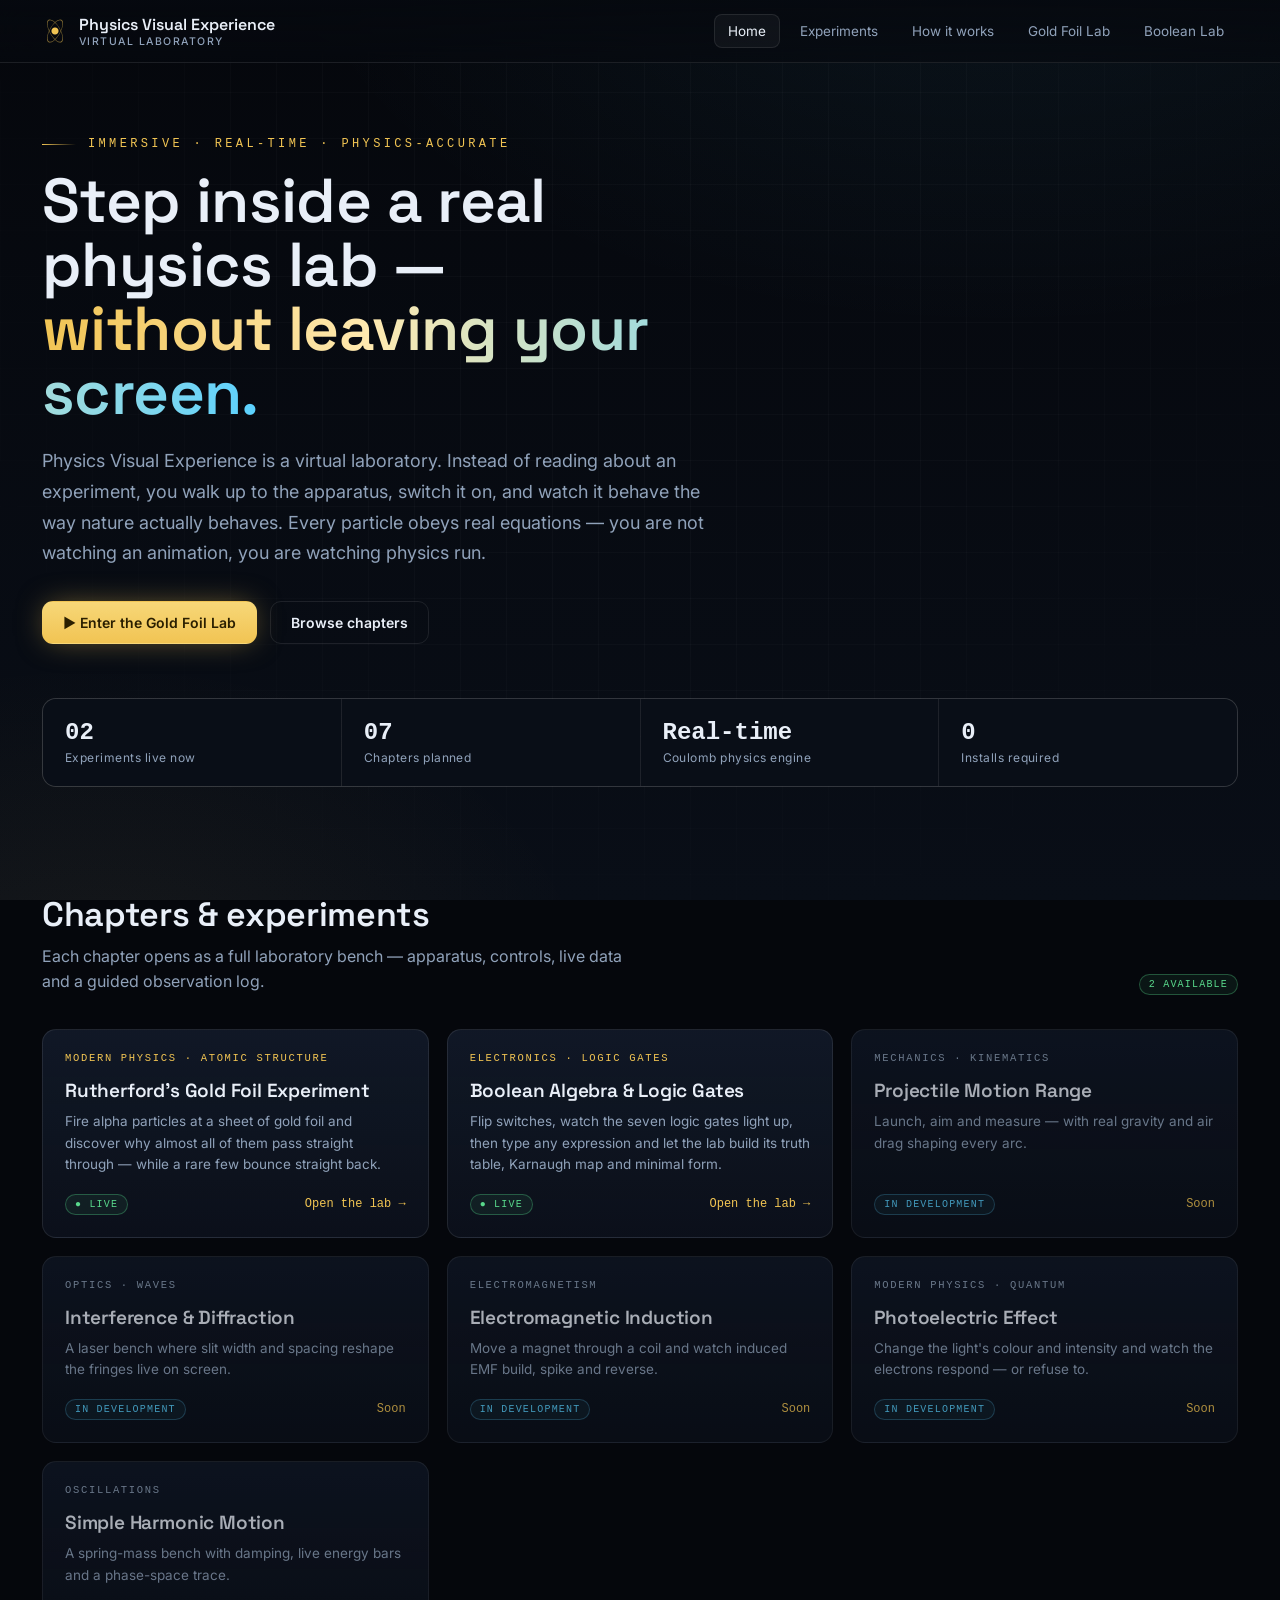
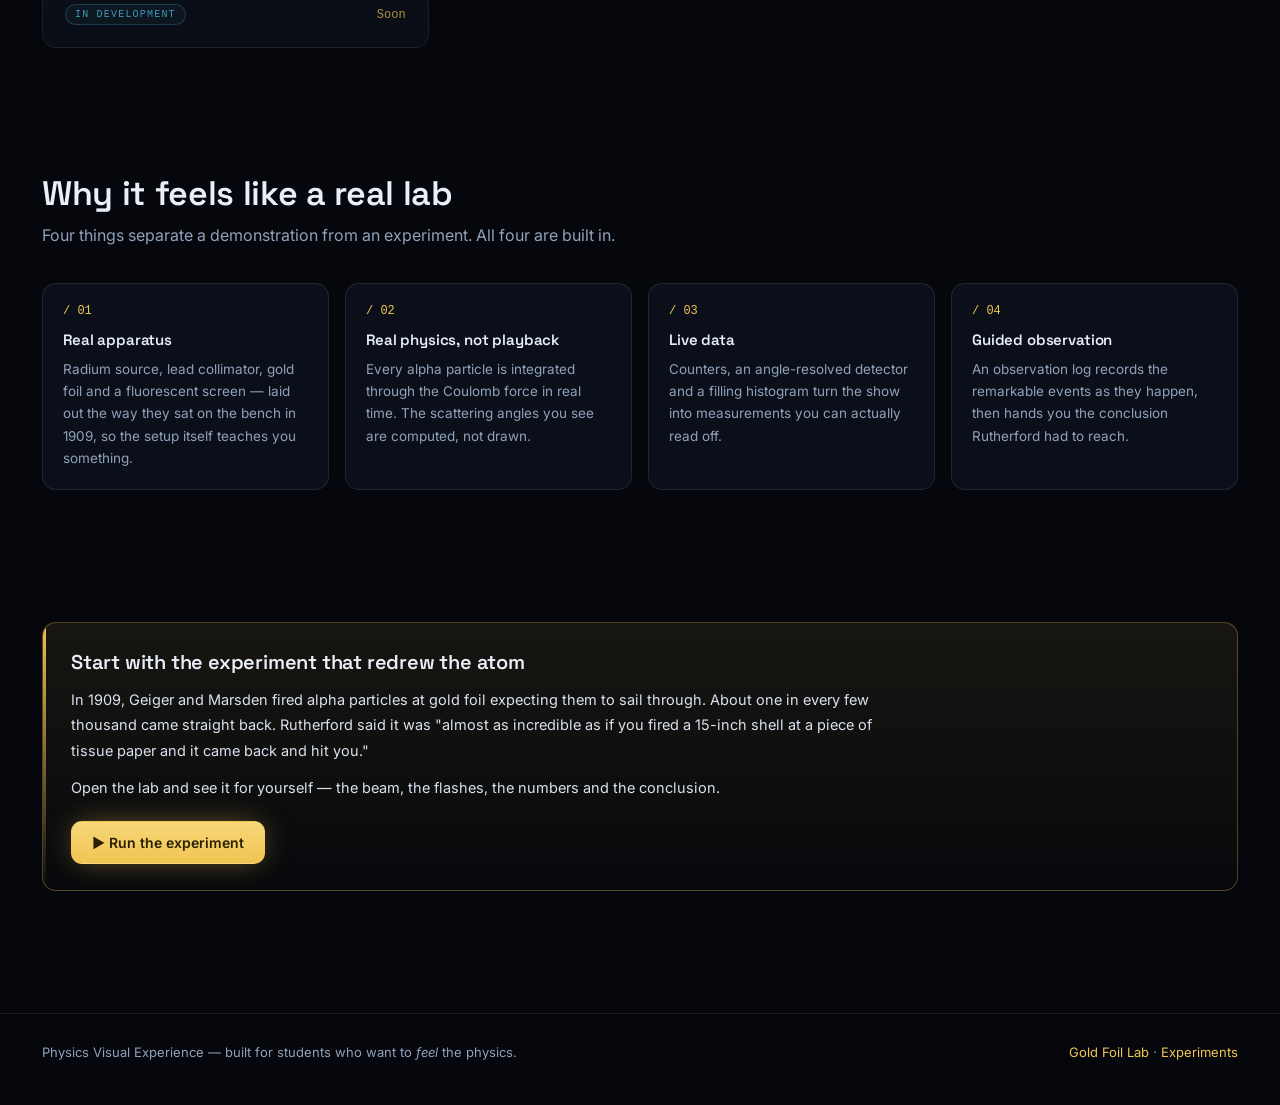
<file: index.html>
<!DOCTYPE html>
<html lang="en">
<head>
<meta charset="utf-8" />
<meta name="viewport" content="width=device-width, initial-scale=1" />
<title>Physics Visual Experience — Virtual Physics Laboratory</title>
<meta name="description" content="A virtual physics laboratory. Walk into real experiments, run them in real time, and watch physics obey its own rules — starting with Rutherford's gold foil experiment." />
<link rel="preconnect" href="https://fonts.googleapis.com" />
<link rel="preconnect" href="https://fonts.gstatic.com" crossorigin />
<link href="https://fonts.googleapis.com/css2?family=Inter:wght@400;500;600;700&family=Space+Grotesk:wght@500;600;700&display=swap" rel="stylesheet" />
<link rel="stylesheet" href="assets/css/style.css" />
<link rel="icon" href="data:image/svg+xml,<svg xmlns='http://www.w3.org/2000/svg' viewBox='0 0 100 100'><circle cx='50' cy='50' r='8' fill='%23f1c453'/><ellipse cx='50' cy='50' rx='44' ry='18' fill='none' stroke='%23f1c453' stroke-width='4'/><ellipse cx='50' cy='50' rx='44' ry='18' fill='none' stroke='%23f1c453' stroke-width='4' transform='rotate(60 50 50)'/><ellipse cx='50' cy='50' rx='44' ry='18' fill='none' stroke='%23f1c453' stroke-width='4' transform='rotate(120 50 50)'/></svg>" />
</head>
<body>

<header class="topbar">
  <div class="wrap">
    <a class="brand" href="index.html">
      <span class="atom" aria-hidden="true"></span>
      <span>Physics Visual Experience<small>Virtual Laboratory</small></span>
    </a>
    <nav class="nav-links">
      <a href="index.html" class="active">Home</a>
      <a href="#chapters">Experiments</a>
      <a href="#how">How it works</a>
      <a href="experiments/gold-foil.html">Gold Foil Lab</a>
      <a href="experiments/boolean-algebra.html">Boolean Lab</a>
    </nav>
  </div>
</header>

<main class="wrap">

  <section class="hero">
    <div class="eyebrow">Immersive · Real-time · Physics-accurate</div>
    <h1>Step inside a real physics lab — <span class="grad">without leaving your screen.</span></h1>
    <p class="lead">
      Physics Visual Experience is a virtual laboratory. Instead of reading about an experiment,
      you walk up to the apparatus, switch it on, and watch it behave the way nature actually
      behaves. Every particle obeys real equations — you are not watching an animation, you are
      watching physics run.
    </p>
    <div class="hero-cta">
      <a class="btn primary" href="experiments/gold-foil.html">▶ Enter the Gold Foil Lab</a>
      <a class="btn ghost" href="#chapters">Browse chapters</a>
    </div>

    <div class="stat-strip">
      <div class="cell"><b>02</b><span>Experiments live now</span></div>
      <div class="cell"><b>07</b><span>Chapters planned</span></div>
      <div class="cell"><b>Real&#8209;time</b><span>Coulomb physics engine</span></div>
      <div class="cell"><b>0</b><span>Installs required</span></div>
    </div>
  </section>

  <section class="section" id="chapters">
    <div class="section-head">
      <div>
        <h2>Chapters &amp; experiments</h2>
        <p>Each chapter opens as a full laboratory bench — apparatus, controls, live data and a guided observation log.</p>
      </div>
      <span class="pill ready">2 available</span>
    </div>

    <div class="grid">

      <a class="card" href="experiments/gold-foil.html">
        <div class="tag">Modern Physics · Atomic Structure</div>
        <h3>Rutherford's Gold Foil Experiment</h3>
        <p>Fire alpha particles at a sheet of gold foil and discover why almost all of them pass straight through — while a rare few bounce straight back.</p>
        <div class="foot">
          <span class="pill ready">● Live</span>
          <span class="go">Open the lab →</span>
        </div>
      </a>

      <a class="card" href="experiments/boolean-algebra.html">
        <div class="tag">Electronics · Logic Gates</div>
        <h3>Boolean Algebra &amp; Logic Gates</h3>
        <p>Flip switches, watch the seven logic gates light up, then type any expression and let the lab build its truth table, Karnaugh map and minimal form.</p>
        <div class="foot">
          <span class="pill ready">● Live</span>
          <span class="go">Open the lab →</span>
        </div>
      </a>

      <div class="card locked">
        <div class="tag">Mechanics · Kinematics</div>
        <h3>Projectile Motion Range</h3>
        <p>Launch, aim and measure — with real gravity and air drag shaping every arc.</p>
        <div class="foot"><span class="pill soon">In development</span><span class="go">Soon</span></div>
      </div>

      <div class="card locked">
        <div class="tag">Optics · Waves</div>
        <h3>Interference &amp; Diffraction</h3>
        <p>A laser bench where slit width and spacing reshape the fringes live on screen.</p>
        <div class="foot"><span class="pill soon">In development</span><span class="go">Soon</span></div>
      </div>

      <div class="card locked">
        <div class="tag">Electromagnetism</div>
        <h3>Electromagnetic Induction</h3>
        <p>Move a magnet through a coil and watch induced EMF build, spike and reverse.</p>
        <div class="foot"><span class="pill soon">In development</span><span class="go">Soon</span></div>
      </div>

      <div class="card locked">
        <div class="tag">Modern Physics · Quantum</div>
        <h3>Photoelectric Effect</h3>
        <p>Change the light's colour and intensity and watch the electrons respond — or refuse to.</p>
        <div class="foot"><span class="pill soon">In development</span><span class="go">Soon</span></div>
      </div>

      <div class="card locked">
        <div class="tag">Oscillations</div>
        <h3>Simple Harmonic Motion</h3>
        <p>A spring-mass bench with damping, live energy bars and a phase-space trace.</p>
        <div class="foot"><span class="pill soon">In development</span><span class="go">Soon</span></div>
      </div>

    </div>
  </section>

  <section class="section" id="how">
    <div class="section-head">
      <div>
        <h2>Why it feels like a real lab</h2>
        <p>Four things separate a demonstration from an experiment. All four are built in.</p>
      </div>
    </div>
    <div class="notes">
      <div class="note">
        <span class="num">/ 01</span>
        <h4>Real apparatus</h4>
        <p>Radium source, lead collimator, gold foil and a fluorescent screen — laid out the way they sat on the bench in 1909, so the setup itself teaches you something.</p>
      </div>
      <div class="note">
        <span class="num">/ 02</span>
        <h4>Real physics, not playback</h4>
        <p>Every alpha particle is integrated through the Coulomb force in real time. The scattering angles you see are computed, not drawn.</p>
      </div>
      <div class="note">
        <span class="num">/ 03</span>
        <h4>Live data</h4>
        <p>Counters, an angle-resolved detector and a filling histogram turn the show into measurements you can actually read off.</p>
      </div>
      <div class="note">
        <span class="num">/ 04</span>
        <h4>Guided observation</h4>
        <p>An observation log records the remarkable events as they happen, then hands you the conclusion Rutherford had to reach.</p>
      </div>
    </div>
  </section>

  <section class="section">
    <div class="conclusion">
      <h3>Start with the experiment that redrew the atom</h3>
      <p>
        In 1909, Geiger and Marsden fired alpha particles at gold foil expecting them to sail through.
        About one in every few thousand came straight back. Rutherford said it was "almost as incredible
        as if you fired a 15-inch shell at a piece of tissue paper and it came back and hit you."
      </p>
      <p>Open the lab and see it for yourself — the beam, the flashes, the numbers and the conclusion.</p>
      <a class="btn primary" href="experiments/gold-foil.html" style="margin-top:8px">▶ Run the experiment</a>
    </div>
  </section>

</main>

<footer>
  <div class="wrap">
    <span>Physics Visual Experience — built for students who want to <em>feel</em> the physics.</span>
    <span><a href="experiments/gold-foil.html">Gold Foil Lab</a> · <a href="#chapters">Experiments</a></span>
  </div>
</footer>

<div class="toast" id="toast"></div>
<script src="assets/js/site.js"></script>
</body>
</html>
</file>
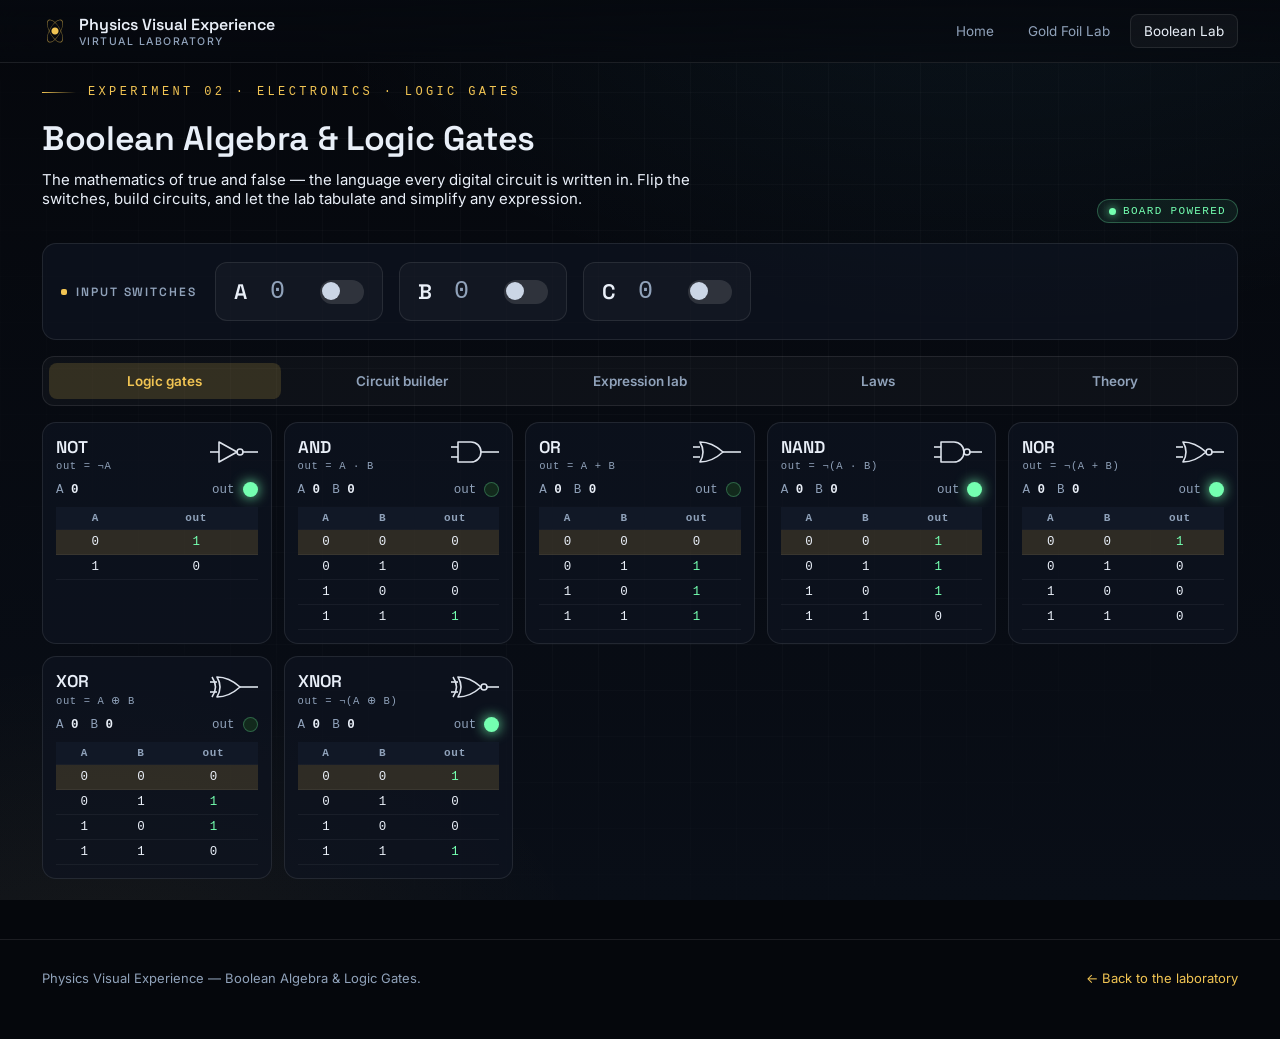
<file: experiments/boolean-algebra.html>
<!DOCTYPE html>
<html lang="en">
<head>
<meta charset="utf-8" />
<meta name="viewport" content="width=device-width, initial-scale=1" />
<title>Boolean Algebra &amp; Logic Gates — Physics Visual Experience</title>
<meta name="description" content="An interactive Boolean algebra lab: toggle logic gates, build circuits, make truth tables, draw Karnaugh maps and simplify expressions with Quine-McCluskey — live." />
<link rel="preconnect" href="https://fonts.googleapis.com" />
<link rel="preconnect" href="https://fonts.gstatic.com" crossorigin />
<link href="https://fonts.googleapis.com/css2?family=Inter:wght@400;500;600;700&family=Space+Grotesk:wght@500;600;700&display=swap" rel="stylesheet" />
<link rel="stylesheet" href="../assets/css/style.css" />
<link rel="icon" href="data:image/svg+xml,<svg xmlns='http://www.w3.org/2000/svg' viewBox='0 0 100 100'><circle cx='50' cy='50' r='8' fill='%23f1c453'/><ellipse cx='50' cy='50' rx='44' ry='18' fill='none' stroke='%23f1c453' stroke-width='4'/><ellipse cx='50' cy='50' rx='44' ry='18' fill='none' stroke='%23f1c453' stroke-width='4' transform='rotate(60 50 50)'/><ellipse cx='50' cy='50' rx='44' ry='18' fill='none' stroke='%23f1c453' stroke-width='4' transform='rotate(120 50 50)'/></svg>" />
</head>
<body>

<header class="topbar">
  <div class="wrap">
    <a class="brand" href="../index.html">
      <span class="atom" aria-hidden="true"></span>
      <span>Physics Visual Experience<small>Virtual Laboratory</small></span>
    </a>
    <nav class="nav-links">
      <a href="../index.html">Home</a>
      <a href="gold-foil.html">Gold Foil Lab</a>
      <a href="boolean-algebra.html" class="active">Boolean Lab</a>
    </nav>
  </div>
</header>

<main class="wrap">

  <section class="intro">
    <div class="eyebrow">Experiment 02 · Electronics · Logic Gates</div>
    <div style="display:flex;align-items:flex-end;justify-content:space-between;gap:18px;flex-wrap:wrap">
      <div>
        <h1 style="font-size:clamp(24px,3.4vw,34px)">Boolean Algebra &amp; Logic Gates</h1>
        <p class="lead" style="margin-top:10px;max-width:74ch;font-size:15px">
          The mathematics of true and false — the language every digital circuit is written in.
          Flip the switches, build circuits, and let the lab tabulate and simplify any expression.
        </p>
      </div>
      <span class="live"><span class="dot"></span> Board powered</span>
    </div>
  </section>

  <!-- signal bus — drives the gate bench and the expression lab -->
  <div class="panel bus-panel" id="busPanel">
    <h4>Input switches</h4>
    <div class="bus" id="bus"></div>
  </div>

  <!-- tab bar -->
  <div class="tabs" id="tabs" role="tablist">
    <button class="on" data-tab="gates" role="tab">Logic gates</button>
    <button data-tab="builder" role="tab">Circuit builder</button>
    <button data-tab="expr" role="tab">Expression lab</button>
    <button data-tab="laws" role="tab">Laws</button>
    <button data-tab="theory" role="tab">Theory</button>
  </div>

  <div id="workbench">

    <!-- ===================== GATES ===================== -->
    <div data-panel="gates">
      <div class="gate-grid" id="gateGrid"></div>
    </div>

    <!-- ===================== CIRCUIT BUILDER ===================== -->
    <div data-panel="builder" hidden>
      <div class="panel">
        <div class="palette" id="palette"></div>
        <div class="palette" id="presets" style="margin-top:10px"></div>
        <p class="hint" style="margin-top:12px">
          Click a switch to flip it &nbsp;·&nbsp; drag a block to move it &nbsp;·&nbsp;
          drag from an output dot to an input dot to wire them &nbsp;·&nbsp;
          click a wire to delete it &nbsp;·&nbsp; hover a block and click its × to remove it.
        </p>
      </div>
      <div class="builder-grid">
        <div class="canvas-wrap" id="boardWrap">
          <canvas id="boardCanvas"></canvas>
        </div>
        <div class="panel">
          <h4>Circuit truth table</h4>
          <div class="truth-wrap" id="circuitTruth"></div>
        </div>
      </div>
    </div>

    <!-- ===================== EXPRESSION LAB ===================== -->
    <div data-panel="expr" hidden>
      <div class="expr-wrap">
        <div class="panel wide">
          <h4>Expression</h4>
          <div class="expr-row">
            <input id="exprInput" class="expr" value="A·B + ¬C" spellcheck="false" autocomplete="off" />
            <button class="btn" id="exprGo">Evaluate</button>
          </div>
          <div class="op-help">
            Operators: <code>·</code> <code>&amp;</code> <code>AND</code> &nbsp;·&nbsp;
            <code>+</code> <code>|</code> <code>OR</code> &nbsp;·&nbsp;
            <code>¬</code> <code>!</code> <code>NOT</code> &nbsp;·&nbsp;
            <code>^</code> <code>XOR</code> &nbsp;·&nbsp; postfix <code>'</code> for NOT &nbsp;·&nbsp;
            parentheses. Variables <code>A</code> <code>B</code> <code>C</code> <code>D</code>.
          </div>
          <div class="chips" id="examples"></div>
          <div class="status" id="parseStatus"></div>
        </div>

        <div class="panel">
          <h4>Truth table</h4>
          <div class="truth-wrap" id="truthWrap"></div>
        </div>

        <div class="panel">
          <h4>Karnaugh map</h4>
          <div class="kmap-wrap" id="kmapWrap"></div>
          <div class="chips" id="piChips"></div>
        </div>

        <div class="panel wide">
          <h4>Simplification</h4>
          <div id="simpWrap"></div>
        </div>
      </div>
    </div>

    <!-- ===================== LAWS ===================== -->
    <div data-panel="laws" hidden>
      <div class="panel">
        <div class="seg" id="lawSeg"></div>
        <div id="lawProof" style="margin-top:16px"></div>
      </div>
    </div>

    <!-- ===================== THEORY ===================== -->
    <div data-panel="theory" hidden>
      <div class="notes">
        <div class="note">
          <span class="num">/ 01</span>
          <h4>Two values, three operations</h4>
          <p>Every variable is 0 or 1. Everything else is built from NOT, AND and OR — the other gates are just convenient combinations of them.</p>
          <div class="formula">AND · OR + NOT ¬</div>
        </div>
        <div class="note">
          <span class="num">/ 02</span>
          <h4>A truth table is the definition</h4>
          <p>Two expressions are equal exactly when their truth tables match row for row. That is how every law on this page is proved.</p>
        </div>
        <div class="note">
          <span class="num">/ 03</span>
          <h4>De Morgan's theorems</h4>
          <p>The two most useful identities in all of digital design — they let you swap AND for OR by moving the bar.</p>
          <div class="formula">¬(A·B) = ¬A + ¬B<br>¬(A+B) = ¬A · ¬B</div>
        </div>
        <div class="note">
          <span class="num">/ 04</span>
          <h4>Why simplify?</h4>
          <p>Each term is a logic gate. A simpler expression is fewer gates, less power and a faster circuit. The Karnaugh map and Quine–McCluskey method find the smallest form.</p>
        </div>
      </div>

      <div class="conclusion" style="margin-top:18px">
        <h3>From logic to silicon</h3>
        <p>
          Every processor, every memory chip and every microcontroller is, at the bottom, a vast pile of
          Boolean expressions built from NOT, AND and OR. When you simplify an expression on this board,
          you are doing by hand the same job a synthesis tool does when it turns a line of code into
          transistors.
        </p>
        <p>
          Flip the switches, watch the truth tables, and get a feel for how two values can be arranged into
          logic — and how the right rearrangement makes it cheaper.
        </p>
      </div>
    </div>

  </div>
</main>

<footer>
  <div class="wrap">
    <span>Physics Visual Experience — Boolean Algebra &amp; Logic Gates.</span>
    <span><a href="../index.html">← Back to the laboratory</a></span>
  </div>
</footer>

<div class="toast" id="toast"></div>
<script src="../assets/js/site.js"></script>
<script src="../assets/js/boolean.js"></script>
<script src="../assets/js/logic-builder.js"></script>
</body>
</html>
</file>
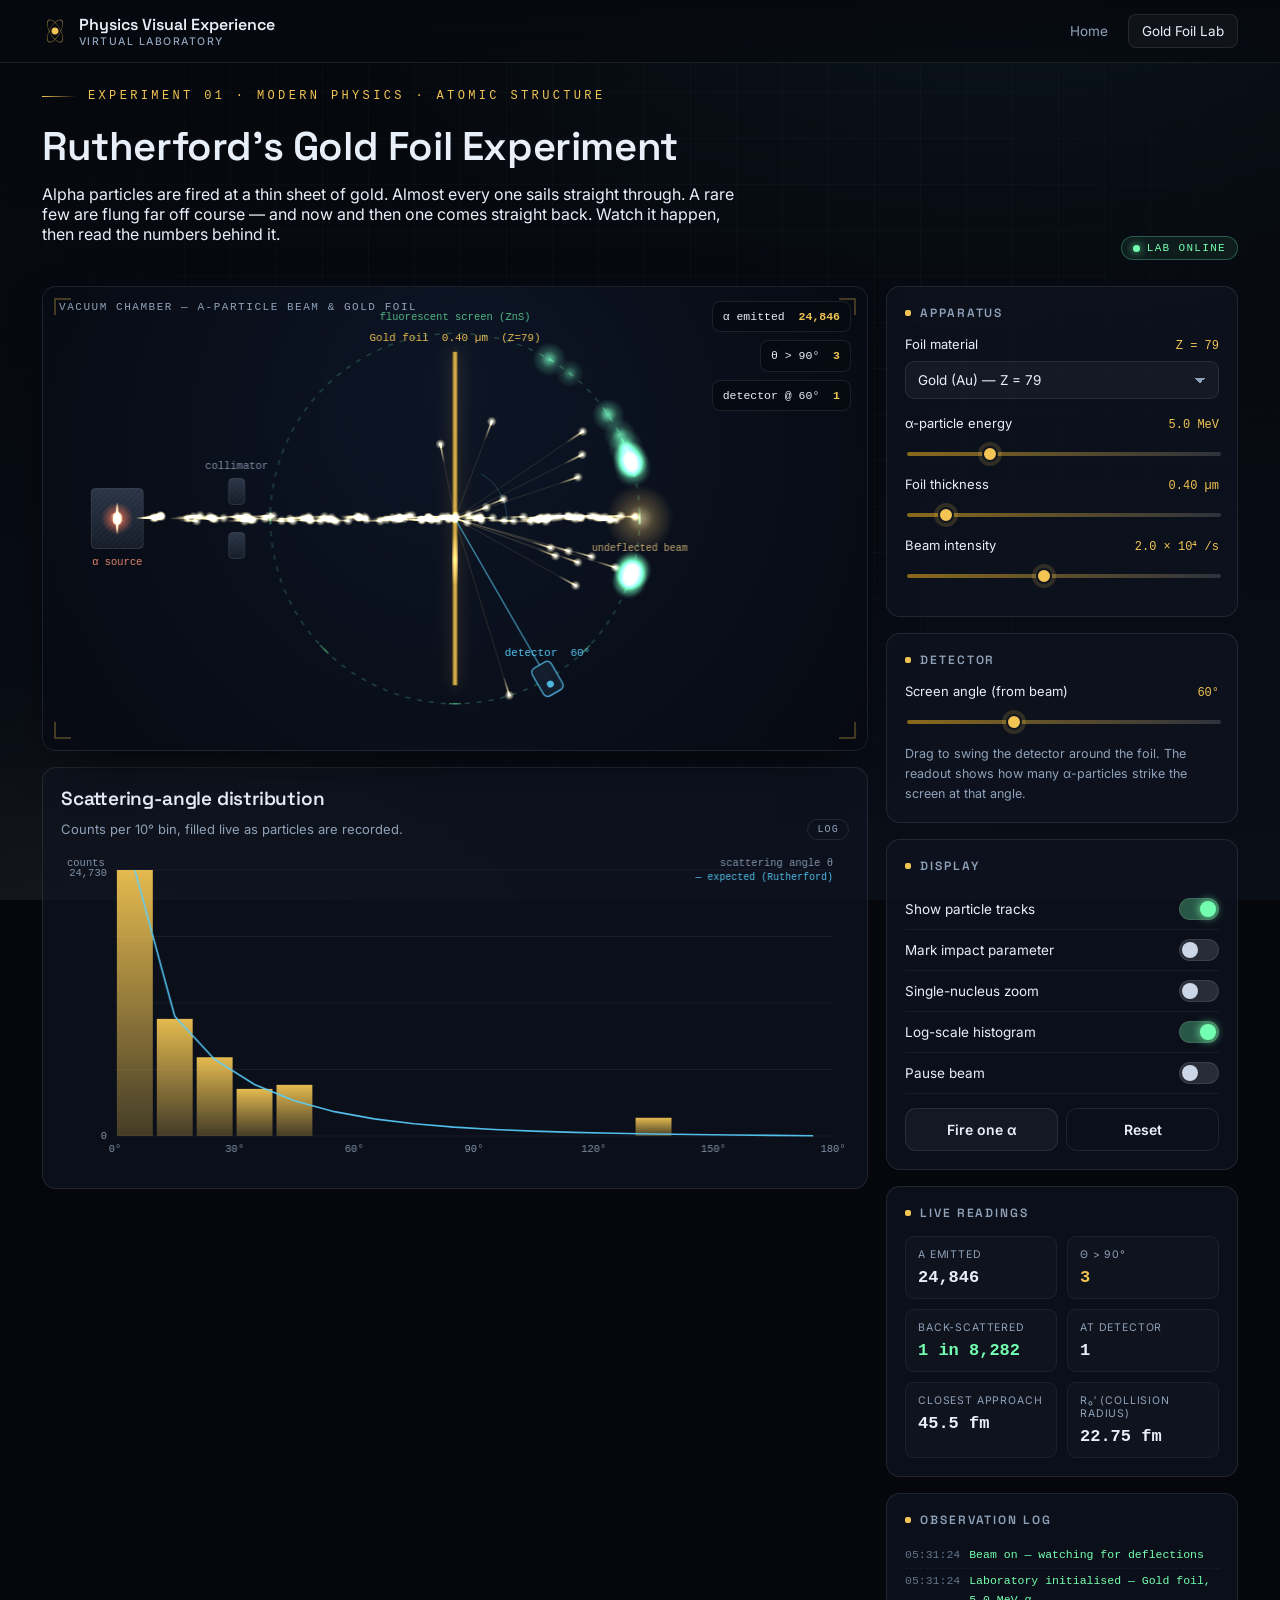
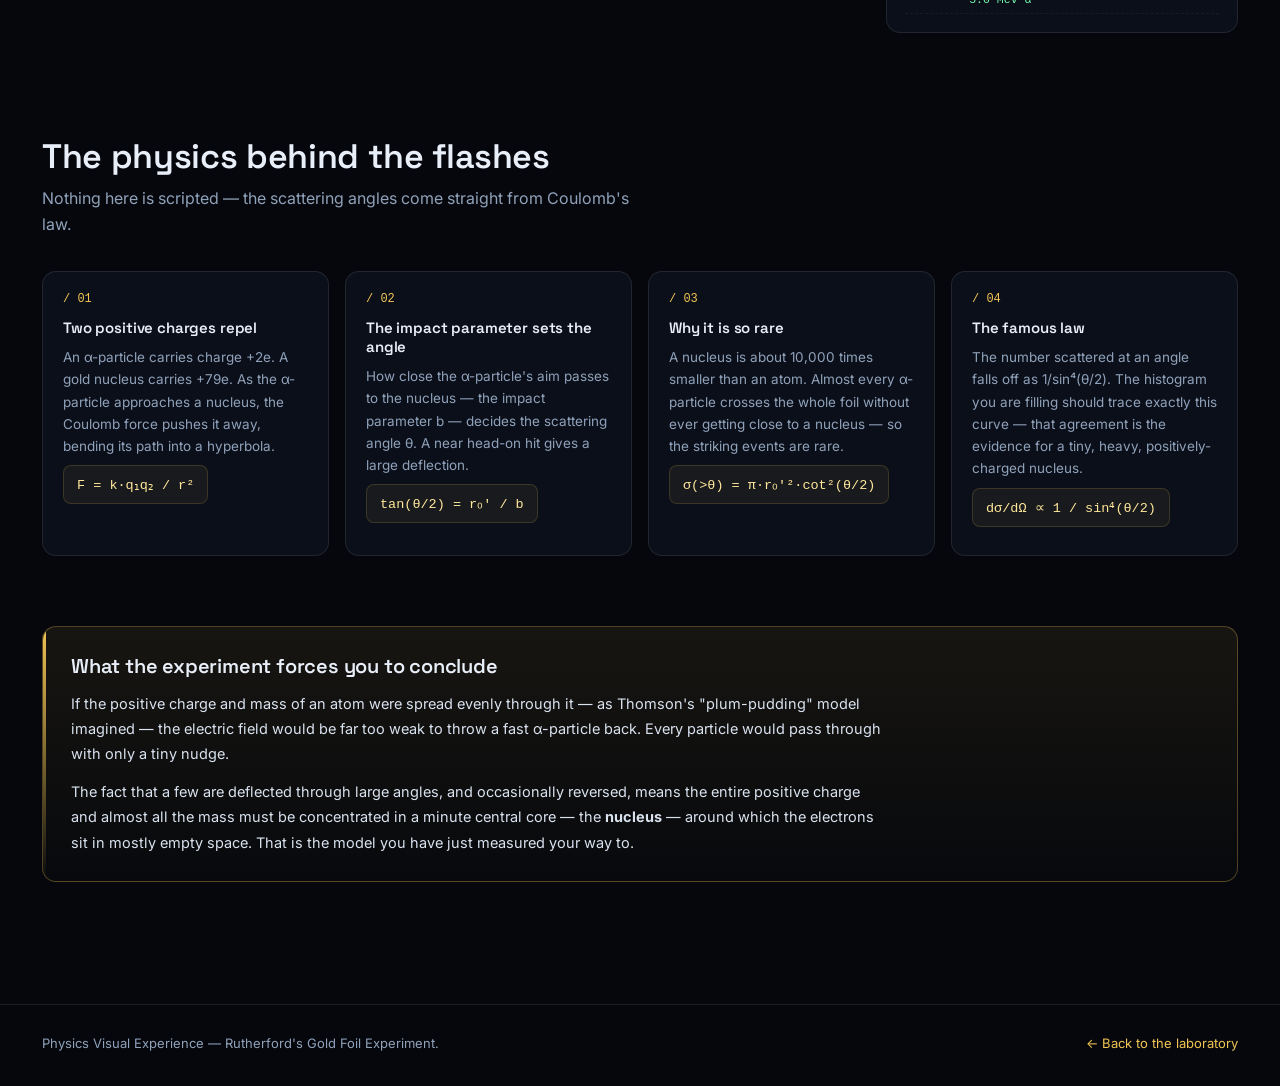
<file: experiments/gold-foil.html>
<!DOCTYPE html>
<html lang="en">
<head>
<meta charset="utf-8" />
<meta name="viewport" content="width=device-width, initial-scale=1" />
<title>Rutherford's Gold Foil Experiment — Physics Visual Experience</title>
<meta name="description" content="An interactive, physics-accurate simulation of Rutherford's gold foil experiment. Fire alpha particles at gold foil, watch them scatter, and read the live detector data." />
<link rel="preconnect" href="https://fonts.googleapis.com" />
<link rel="preconnect" href="https://fonts.gstatic.com" crossorigin />
<link href="https://fonts.googleapis.com/css2?family=Inter:wght@400;500;600;700&family=Space+Grotesk:wght@500;600;700&display=swap" rel="stylesheet" />
<link rel="stylesheet" href="../assets/css/style.css" />
<link rel="icon" href="data:image/svg+xml,<svg xmlns='http://www.w3.org/2000/svg' viewBox='0 0 100 100'><circle cx='50' cy='50' r='8' fill='%23f1c453'/><ellipse cx='50' cy='50' rx='44' ry='18' fill='none' stroke='%23f1c453' stroke-width='4'/><ellipse cx='50' cy='50' rx='44' ry='18' fill='none' stroke='%23f1c453' stroke-width='4' transform='rotate(60 50 50)'/><ellipse cx='50' cy='50' rx='44' ry='18' fill='none' stroke='%23f1c453' stroke-width='4' transform='rotate(120 50 50)'/></svg>" />
</head>
<body>

<header class="topbar">
  <div class="wrap">
    <a class="brand" href="../index.html">
      <span class="atom" aria-hidden="true"></span>
      <span>Physics Visual Experience<small>Virtual Laboratory</small></span>
    </a>
    <nav class="nav-links">
      <a href="../index.html">Home</a>
      <a href="gold-foil.html" class="active">Gold Foil Lab</a>
    </nav>
  </div>
</header>

<main class="wrap">

  <section style="padding:26px 0 6px">
    <div class="eyebrow">Experiment 01 · Modern Physics · Atomic Structure</div>
    <div style="display:flex;align-items:flex-end;justify-content:space-between;gap:20px;flex-wrap:wrap">
      <div>
        <h1 style="font-size:clamp(26px,4vw,40px)">Rutherford's Gold Foil Experiment</h1>
        <p class="lead" style="margin-top:12px;max-width:70ch">
          Alpha particles are fired at a thin sheet of gold. Almost every one sails straight through.
          A rare few are flung far off course — and now and then one comes straight back.
          Watch it happen, then read the numbers behind it.
        </p>
      </div>
      <span class="live"><span class="dot"></span> Lab online</span>
    </div>
  </section>

  <section class="lab">

    <!-- ===================== STAGE ===================== -->
    <div>
      <div class="stage" id="stage">
        <canvas id="stageCanvas"></canvas>
        <div class="stage-label" id="stageLabel">Vacuum chamber — α-particle beam &amp; gold foil</div>
        <div class="hud">
          <div class="readout" id="hudEmitted">α emitted&nbsp; <b>0</b></div>
          <div class="readout" id="hudBack">θ &gt; 90°&nbsp; <b>0</b></div>
          <div class="readout" id="hudDet">detector @ 60°&nbsp; <b>0</b></div>
        </div>
      </div>

      <div class="chart-box" style="margin-top:16px">
        <div class="section-head" style="margin-bottom:14px">
          <div>
            <h2 style="font-size:19px">Scattering-angle distribution</h2>
            <p style="font-size:13px">Counts per 10° bin, filled live as particles are recorded.</p>
          </div>
          <span class="pill" id="histModePill">linear</span>
        </div>
        <canvas id="histCanvas"></canvas>
      </div>
    </div>

    <!-- ===================== PANEL ===================== -->
    <aside>

      <div class="panel">
        <h4>Apparatus</h4>

        <div class="field">
          <label for="material">Foil material <span class="val" id="materialZ">Z = 79</span></label>
          <select id="material">
            <option value="gold" selected>Gold (Au) — Z = 79</option>
            <option value="silver">Silver (Ag) — Z = 47</option>
            <option value="copper">Copper (Cu) — Z = 29</option>
            <option value="aluminium">Aluminium (Al) — Z = 13</option>
          </select>
        </div>

        <div class="field">
          <label for="energy">α-particle energy <span class="val" id="energyVal">5.0 MeV</span></label>
          <input type="range" id="energy" min="4" max="8" step="0.5" value="5" />
        </div>

        <div class="field">
          <label for="thickness">Foil thickness <span class="val" id="thickVal">0.40 µm</span></label>
          <input type="range" id="thickness" min="0.1" max="3" step="0.1" value="0.4" />
        </div>

        <div class="field">
          <label for="rate">Beam intensity <span class="val" id="rateVal">2.0 × 10⁴ /s</span></label>
          <input type="range" id="rate" min="3" max="6" step="0.1" value="4.3" />
        </div>

        <div class="field" id="bField" style="display:none">
          <label for="impact">Impact parameter b <span class="val" id="bVal">1.00 r₀′</span></label>
          <input type="range" id="impact" min="0.1" max="4" step="0.05" value="1" />
        </div>
      </div>

      <div class="panel">
        <h4>Detector</h4>
        <div class="field">
          <label for="detAngle">Screen angle (from beam) <span class="val" id="detVal">60°</span></label>
          <input type="range" id="detAngle" min="0" max="180" step="1" value="60" />
        </div>
        <p style="color:var(--muted);font-size:12.5px;line-height:1.6;margin:0">
          Drag to swing the detector around the foil. The readout shows how many α-particles strike
          the screen at that angle.
        </p>
      </div>

      <div class="panel">
        <h4>Display</h4>
        <div class="switch-row"><span>Show particle tracks</span><div class="switch on" id="tPaths" role="switch" aria-checked="true" tabindex="0"></div></div>
        <div class="switch-row"><span>Mark impact parameter</span><div class="switch" id="tImpact" role="switch" aria-checked="false" tabindex="0"></div></div>
        <div class="switch-row"><span>Single-nucleus zoom</span><div class="switch" id="tZoom" role="switch" aria-checked="false" tabindex="0"></div></div>
        <div class="switch-row"><span>Log-scale histogram</span><div class="switch on" id="tLogHist" role="switch" aria-checked="true" tabindex="0"></div></div>
        <div class="switch-row"><span>Pause beam</span><div class="switch" id="tPause" role="switch" aria-checked="false" tabindex="0"></div></div>
        <div style="display:flex;gap:8px;margin-top:14px">
          <button class="btn" id="btnSingle" style="flex:1;justify-content:center">Fire one α</button>
          <button class="btn ghost" id="btnReset" style="flex:1;justify-content:center">Reset</button>
        </div>
      </div>

      <div class="panel">
        <h4>Live readings</h4>
        <div class="stats">
          <div class="s"><span>α emitted</span><b id="rEmitted">0</b></div>
          <div class="s"><span>θ &gt; 90°</span><b class="gold" id="rCount90">0</b></div>
          <div class="s"><span>Back-scattered</span><b class="scint" id="rRatio">—</b></div>
          <div class="s"><span>At detector</span><b id="rDet">0</b></div>
          <div class="s"><span>Closest approach</span><b id="rClosest">—</b></div>
          <div class="s"><span>r₀′ (collision radius)</span><b id="rR0">—</b></div>
        </div>
      </div>

      <div class="panel">
        <h4>Observation log</h4>
        <div class="log" id="log"></div>
      </div>

    </aside>
  </section>

  <!-- ===================== PHYSICS NOTES ===================== -->
  <section class="section">
    <div class="section-head">
      <div>
        <h2>The physics behind the flashes</h2>
        <p>Nothing here is scripted — the scattering angles come straight from Coulomb's law.</p>
      </div>
    </div>
    <div class="notes">
      <div class="note">
        <span class="num">/ 01</span>
        <h4>Two positive charges repel</h4>
        <p>An α-particle carries charge +2e. A gold nucleus carries +79e. As the α-particle approaches a nucleus, the Coulomb force pushes it away, bending its path into a hyperbola.</p>
        <div class="formula">F = k·q₁q₂ / r²</div>
      </div>
      <div class="note">
        <span class="num">/ 02</span>
        <h4>The impact parameter sets the angle</h4>
        <p>How close the α-particle's aim passes to the nucleus — the impact parameter b — decides the scattering angle θ. A near head-on hit gives a large deflection.</p>
        <div class="formula">tan(θ/2) = r₀′ / b</div>
      </div>
      <div class="note">
        <span class="num">/ 03</span>
        <h4>Why it is so rare</h4>
        <p>A nucleus is about 10,000 times smaller than an atom. Almost every α-particle crosses the whole foil without ever getting close to a nucleus — so the striking events are rare.</p>
        <div class="formula">σ(&gt;θ) = π·r₀′²·cot²(θ/2)</div>
      </div>
      <div class="note">
        <span class="num">/ 04</span>
        <h4>The famous law</h4>
        <p>The number scattered at an angle falls off as 1/sin⁴(θ/2). The histogram you are filling should trace exactly this curve — that agreement is the evidence for a tiny, heavy, positively-charged nucleus.</p>
        <div class="formula">dσ/dΩ ∝ 1 / sin⁴(θ/2)</div>
      </div>
    </div>
  </section>

  <section class="section" style="padding-top:0">
    <div class="conclusion">
      <h3>What the experiment forces you to conclude</h3>
      <p>
        If the positive charge and mass of an atom were spread evenly through it — as Thomson's "plum-pudding"
        model imagined — the electric field would be far too weak to throw a fast α-particle back. Every
        particle would pass through with only a tiny nudge.
      </p>
      <p>
        The fact that a few are deflected through large angles, and occasionally reversed, means the entire
        positive charge and almost all the mass must be concentrated in a minute central core — the
        <strong>nucleus</strong> — around which the electrons sit in mostly empty space. That is the model
        you have just measured your way to.
      </p>
    </div>
  </section>

</main>

<footer>
  <div class="wrap">
    <span>Physics Visual Experience — Rutherford's Gold Foil Experiment.</span>
    <span><a href="../index.html">← Back to the laboratory</a></span>
  </div>
</footer>

<div class="toast" id="toast"></div>
<script src="../assets/js/site.js"></script>
<script src="../assets/js/gold-foil.js"></script>
</body>
</html>
</file>
<file: assets/css/style.css>
/* ============================================================
   Physics Visual Experience — shared design system
   A dark "control-room laboratory" aesthetic.
   ============================================================ */

:root {
  --bg:        #05070c;
  --bg-2:      #090e17;
  --panel:     rgba(14, 20, 32, 0.72);
  --panel-2:   rgba(18, 26, 41, 0.9);
  --line:      rgba(255, 255, 255, 0.09);
  --line-soft: rgba(255, 255, 255, 0.05);
  --ink:       #e9eff8;
  --muted:     #90a2ba;
  --faint:     #63758c;
  --gold:      #f1c453;
  --gold-dim:  #8a6a1c;
  --beam:      #ffe79b;
  --scint:     #74ffb0;
  --cyan:      #5ad1ff;
  --violet:    #a98bff;
  --danger:    #ff6f6f;
  --ok:        #59d98c;

  --sans: "Inter", system-ui, -apple-system, "Segoe UI", Roboto, Helvetica, Arial, sans-serif;
  --display: "Space Grotesk", "Inter", system-ui, sans-serif;
  --mono: ui-monospace, "SFMono-Regular", "JetBrains Mono", Menlo, Consolas, monospace;

  --r: 14px;
  --r-sm: 9px;
  --shadow: 0 18px 50px -20px rgba(0,0,0,0.85);
  --glow-gold: 0 0 30px -6px rgba(241,196,83,0.5);
}

/* fix the placeholder token safely */

* { box-sizing: border-box; }

html, body {
  margin: 0;
  padding: 0;
  background: var(--bg);
  color: var(--ink);
  font-family: var(--sans);
  -webkit-font-smoothing: antialiased;
  text-rendering: optimizeLegibility;
}

body {
  min-height: 100vh;
  background:
    radial-gradient(1200px 700px at 78% -10%, rgba(90,209,255,0.07), transparent 60%),
    radial-gradient(900px 600px at 8% 110%, rgba(241,196,83,0.06), transparent 55%),
    linear-gradient(180deg, var(--bg) 0%, var(--bg-2) 100%);
  background-attachment: fixed;
}

/* faint engineering grid over everything */
body::before {
  content: "";
  position: fixed;
  inset: 0;
  pointer-events: none;
  z-index: 0;
  background-image:
    linear-gradient(rgba(255,255,255,0.022) 1px, transparent 1px),
    linear-gradient(90deg, rgba(255,255,255,0.022) 1px, transparent 1px);
  background-size: 46px 46px;
  mask-image: radial-gradient(ellipse at 50% 30%, #000 40%, transparent 85%);
  -webkit-mask-image: radial-gradient(ellipse at 50% 30%, #000 40%, transparent 85%);
}

a { color: inherit; text-decoration: none; }

h1, h2, h3, h4 { font-family: var(--display); font-weight: 600; letter-spacing: -0.01em; margin: 0; }

.wrap { position: relative; z-index: 1; max-width: 1240px; margin: 0 auto; padding: 0 22px; }

/* ---------------- top bar ---------------- */
.topbar {
  position: sticky; top: 0; z-index: 40;
  backdrop-filter: blur(14px);
  background: linear-gradient(180deg, rgba(6,9,15,0.92), rgba(6,9,15,0.62));
  border-bottom: 1px solid var(--line);
}
.topbar .wrap { display: flex; align-items: center; gap: 16px; height: 62px; }
.brand { display: flex; align-items: center; gap: 11px; font-family: var(--display); font-weight: 600; }
.brand .atom {
  width: 26px; height: 26px; position: relative; flex: none;
  border-radius: 50%;
  background: radial-gradient(circle at 50% 50%, var(--gold) 0 3px, transparent 4px);
}
.brand .atom::before, .brand .atom::after {
  content: ""; position: absolute; inset: 0; border-radius: 50%;
  border: 1.4px solid rgba(241,196,83,0.55);
}
.brand .atom::before { transform: rotate(60deg) scaleY(0.42); }
.brand .atom::after  { transform: rotate(-60deg) scaleY(0.42); }
.brand small { display:block; font-family: var(--sans); font-weight: 500; font-size: 10.5px; color: var(--muted); letter-spacing: 0.14em; text-transform: uppercase; }

.nav-links { margin-left: auto; display: flex; align-items: center; gap: 6px; }
.nav-links a {
  padding: 8px 13px; border-radius: 8px; font-size: 13.5px; color: var(--muted);
  border: 1px solid transparent; transition: .18s;
}
.nav-links a:hover { color: var(--ink); background: rgba(255,255,255,0.045); }
.nav-links a.active { color: var(--ink); border-color: var(--line); background: rgba(255,255,255,0.04); }

/* live pill */
.live {
  display: inline-flex; align-items: center; gap: 7px;
  font-family: var(--mono); font-size: 11px; letter-spacing: .12em; text-transform: uppercase;
  color: var(--scint); padding: 5px 11px; border-radius: 999px;
  border: 1px solid rgba(116,255,176,0.28); background: rgba(116,255,176,0.07);
}
.live .dot { width: 7px; height: 7px; border-radius: 50%; background: var(--scint); box-shadow: 0 0 10px var(--scint); animation: pulse 1.6s infinite; }
@keyframes pulse { 0%,100%{opacity:1} 50%{opacity:.35} }

/* ---------------- hero ---------------- */
.hero { padding: 74px 0 44px; }
.eyebrow {
  font-family: var(--mono); font-size: 12px; letter-spacing: 0.28em; text-transform: uppercase;
  color: var(--gold); margin-bottom: 18px; display: flex; align-items: center; gap: 12px;
}
.eyebrow::before { content:""; width: 34px; height: 1px; background: linear-gradient(90deg, var(--gold), transparent); }
.hero h1 { font-size: clamp(34px, 6vw, 62px); line-height: 1.03; max-width: 16ch; }
.hero h1 .grad {
  background: linear-gradient(92deg, var(--gold), #ffe9b0 40%, var(--cyan));
  -webkit-background-clip: text; background-clip: text; color: transparent;
}
.hero p.lead { color: var(--muted); font-size: clamp(15px, 2vw, 18px); line-height: 1.7; max-width: 62ch; margin-top: 22px; }
.hero-cta { display: flex; flex-wrap: wrap; gap: 13px; margin-top: 32px; }

.btn {
  display: inline-flex; align-items: center; gap: 9px; cursor: pointer;
  font-family: var(--sans); font-weight: 600; font-size: 14px;
  padding: 12px 20px; border-radius: 11px; border: 1px solid var(--line);
  background: rgba(255,255,255,0.04); color: var(--ink); transition: .18s;
}
.btn:hover { transform: translateY(-1px); background: rgba(255,255,255,0.075); }
.btn.primary {
  background: linear-gradient(180deg, #f7d778, var(--gold)); color: #2a1f00;
  border-color: transparent; box-shadow: var(--glow-gold);
}
.btn.primary:hover { filter: brightness(1.05); }
.btn.ghost { background: transparent; }

/* stat strip */
.stat-strip { display: grid; grid-template-columns: repeat(4, 1fr); gap: 1px; margin-top: 54px;
  border: 1px solid var(--line); border-radius: var(--r); overflow: hidden; background: var(--line); }
.stat-strip .cell { background: var(--bg-2); padding: 20px 22px; }
.stat-strip .cell b { display: block; font-family: var(--mono); font-size: 24px; color: var(--ink); }
.stat-strip .cell span { font-size: 12px; color: var(--muted); letter-spacing: .04em; }

/* ---------------- section ---------------- */
.section { padding: 62px 0; }
.section-head { display: flex; align-items: flex-end; justify-content: space-between; gap: 20px; margin-bottom: 34px; flex-wrap: wrap; }
.section-head h2 { font-size: clamp(24px, 3.4vw, 34px); }
.section-head p { color: var(--muted); margin: 8px 0 0; max-width: 60ch; line-height: 1.6; }

/* chapter grid */
.grid { display: grid; grid-template-columns: repeat(auto-fill, minmax(292px, 1fr)); gap: 18px; }

.card {
  position: relative; border: 1px solid var(--line); border-radius: var(--r);
  background: linear-gradient(180deg, var(--panel-2), var(--panel));
  padding: 22px; overflow: hidden; transition: .2s; min-height: 178px;
  display: flex; flex-direction: column;
}
.card::after { content:""; position:absolute; inset:0; border-radius: var(--r);
  background: radial-gradient(400px 160px at 100% 0%, rgba(90,209,255,0.10), transparent 60%); opacity:0; transition:.25s; }
a.card:hover { transform: translateY(-3px); border-color: rgba(241,196,83,0.35); box-shadow: var(--shadow); }
a.card:hover::after { opacity: 1; }
.card .tag {
  font-family: var(--mono); font-size: 10.5px; letter-spacing: .16em; text-transform: uppercase;
  color: var(--gold); margin-bottom: 14px;
}
.card h3 { font-size: 19px; margin-bottom: 8px; }
.card p { color: var(--muted); font-size: 13.5px; line-height: 1.6; margin: 0; }
.card .foot { margin-top: auto; padding-top: 18px; display: flex; align-items: center; justify-content: space-between; }
.card .go { font-family: var(--mono); font-size: 12px; color: var(--gold); }
.card.locked { opacity: .72; }
.card.locked .tag { color: var(--muted); }

.pill {
  font-family: var(--mono); font-size: 10px; letter-spacing: .12em; text-transform: uppercase;
  padding: 4px 9px; border-radius: 999px; border: 1px solid var(--line); color: var(--muted);
}
.pill.soon { color: var(--cyan); border-color: rgba(90,209,255,0.3); background: rgba(90,209,255,0.06); }
.pill.ready { color: var(--ok); border-color: rgba(89,217,140,0.32); background: rgba(89,217,140,0.07); }

/* ---------------- lab layout (experiment page) ---------------- */
.lab { display: grid; grid-template-columns: minmax(0, 1fr) 352px; gap: 18px; padding: 20px 0 40px; align-items: start; }
@media (max-width: 1000px) { .lab { grid-template-columns: 1fr; } }

.stage {
  position: relative; border: 1px solid var(--line); border-radius: var(--r); overflow: hidden;
  background: radial-gradient(120% 120% at 50% 0%, #0b1220 0%, #060a12 70%);
  box-shadow: var(--shadow); min-height: 460px;
}
.stage canvas { display: block; width: 100%; height: auto; }
.stage .stage-label {
  position: absolute; top: 14px; left: 16px; font-family: var(--mono); font-size: 11px;
  letter-spacing: .14em; text-transform: uppercase; color: var(--muted); pointer-events: none;
}
.hud { position: absolute; inset: 14px 16px auto auto; display: flex; flex-direction: column; gap: 8px; align-items: flex-end; pointer-events: none; }
.hud .readout {
  font-family: var(--mono); font-size: 11.5px; color: var(--ink);
  background: rgba(6,10,17,0.72); border: 1px solid var(--line); border-radius: 8px;
  padding: 6px 10px; backdrop-filter: blur(6px); text-align: right; line-height: 1.5;
}
.hud .readout b { color: var(--gold); font-weight: 600; }

/* side panel */
.panel { border: 1px solid var(--line); border-radius: var(--r); background: var(--panel); padding: 18px; }
.panel + .panel { margin-top: 16px; }
.panel h4 { font-size: 12px; letter-spacing: .16em; text-transform: uppercase; color: var(--muted); margin-bottom: 15px; display:flex; align-items:center; gap:9px; }
.panel h4::before { content:""; width:6px; height:6px; border-radius:2px; background: var(--gold); box-shadow: var(--glow-gold); }

.field { margin-bottom: 16px; }
.field:last-child { margin-bottom: 0; }
.field label { display: flex; justify-content: space-between; align-items: baseline; font-size: 13px; margin-bottom: 8px; color: var(--ink); }
.field label .val { font-family: var(--mono); font-size: 12px; color: var(--gold); }

input[type=range] { -webkit-appearance: none; appearance: none; width: 100%; height: 4px; border-radius: 3px;
  background: linear-gradient(90deg, var(--gold-dim), rgba(255,255,255,0.14)); outline: none; }
input[type=range]::-webkit-slider-thumb { -webkit-appearance: none; width: 16px; height: 16px; border-radius: 50%;
  background: var(--gold); cursor: pointer; box-shadow: 0 0 0 4px rgba(241,196,83,0.16); border: 2px solid #10151f; }
input[type=range]::-moz-range-thumb { width: 14px; height: 14px; border-radius: 50%; background: var(--gold); cursor: pointer; border: 2px solid #10151f; }

select, .seg { width: 100%; }
select {
  appearance: none; background: rgba(255,255,255,0.04); color: var(--ink);
  border: 1px solid var(--line); border-radius: var(--r-sm); padding: 10px 12px; font-family: var(--sans); font-size: 13.5px;
  background-image: linear-gradient(45deg, transparent 50%, var(--muted) 50%), linear-gradient(135deg, var(--muted) 50%, transparent 50%);
  background-position: calc(100% - 18px) 50%, calc(100% - 13px) 50%; background-size: 5px 5px, 5px 5px; background-repeat: no-repeat;
}

.seg { display: grid; grid-auto-flow: column; gap: 4px; padding: 4px; border: 1px solid var(--line); border-radius: var(--r-sm); background: rgba(255,255,255,0.03); }
.seg button { border: 0; background: transparent; color: var(--muted); font-family: var(--sans); font-size: 12.5px; font-weight: 600;
  padding: 8px 6px; border-radius: 6px; cursor: pointer; transition: .15s; }
.seg button.on { background: rgba(241,196,83,0.16); color: var(--gold); }

.switch-row { display: flex; align-items: center; justify-content: space-between; padding: 9px 0; font-size: 13.5px; border-bottom: 1px solid var(--line-soft); }
.switch-row:last-child { border-bottom: 0; }
.switch { position: relative; width: 40px; height: 22px; border-radius: 999px; background: rgba(255,255,255,0.12); cursor: pointer; transition: .18s; flex: none; border: 1px solid var(--line); }
.switch::after { content:""; position:absolute; top:2px; left:2px; width:16px; height:16px; border-radius:50%; background:#cbd6e6; transition:.18s; }
.switch.on { background: rgba(116,255,176,0.3); }
.switch.on::after { left: 20px; background: var(--scint); box-shadow: 0 0 10px var(--scint); }

/* stat list */
.stats { display: grid; grid-template-columns: 1fr 1fr; gap: 10px; }
.stats .s { border: 1px solid var(--line-soft); border-radius: var(--r-sm); padding: 11px 12px; background: rgba(255,255,255,0.02); }
.stats .s span { display: block; font-size: 10.5px; letter-spacing: .08em; text-transform: uppercase; color: var(--muted); margin-bottom: 5px; }
.stats .s b { font-family: var(--mono); font-size: 17px; color: var(--ink); font-weight: 600; }
.stats .s b.gold { color: var(--gold); }
.stats .s b.scint { color: var(--scint); }

/* log */
.log { font-family: var(--mono); font-size: 11.5px; line-height: 1.65; max-height: 168px; overflow-y: auto; }
.log .row { display: flex; gap: 9px; padding: 3px 0; border-bottom: 1px dashed var(--line-soft); color: var(--muted); }
.log .row .t { color: var(--faint); flex: none; }
.log .row .m { color: var(--ink); }
.log .row.hot .m { color: var(--gold); }
.log .row.green .m { color: var(--scint); }

/* chart block */
.chart-box { border: 1px solid var(--line); border-radius: var(--r); background: var(--panel); padding: 18px; }
.chart-box canvas { width: 100%; height: auto; display: block; }

/* explanation cards */
.notes { display: grid; grid-template-columns: repeat(auto-fit, minmax(250px, 1fr)); gap: 16px; }
.note { border: 1px solid var(--line); border-radius: var(--r); background: var(--panel); padding: 20px; }
.note h4 { font-size: 15px; margin-bottom: 9px; }
.note p { color: var(--muted); font-size: 13.5px; line-height: 1.65; margin: 0; }
.note .num { font-family: var(--mono); font-size: 12px; color: var(--gold); margin-bottom: 12px; display:block; }

.formula { font-family: var(--mono); font-size: 13.5px; color: var(--beam); background: rgba(241,196,83,0.06);
  border: 1px solid rgba(241,196,83,0.16); border-radius: 8px; padding: 10px 13px; display: inline-block; margin: 8px 0; }

/* conclusion banner */
.conclusion { border: 1px solid rgba(241,196,83,0.3); border-radius: var(--r); padding: 26px 28px; margin-top: 8px;
  background: linear-gradient(180deg, rgba(241,196,83,0.08), rgba(241,196,83,0.015)); position: relative; overflow: hidden; }
.conclusion::before { content:""; position:absolute; left:0; top:0; bottom:0; width:3px; background: linear-gradient(180deg, var(--gold), transparent); }
.conclusion h3 { font-size: 20px; margin-bottom: 12px; }
.conclusion p { color: #d9e2ef; line-height: 1.75; font-size: 14.5px; margin: 0 0 12px; max-width: 90ch; }
.conclusion p:last-child { margin-bottom: 0; }

/* footer */
footer { border-top: 1px solid var(--line); margin-top: 60px; padding: 30px 0 44px; color: var(--muted); font-size: 13px; }
footer .wrap { display: flex; justify-content: space-between; gap: 16px; flex-wrap: wrap; align-items: center; }
footer a { color: var(--gold); }

/* toast */
.toast { position: fixed; left: 50%; bottom: 26px; transform: translate(-50%, 20px); z-index: 90;
  background: var(--panel-2); border: 1px solid var(--line); border-radius: 10px; padding: 11px 16px;
  font-size: 13px; opacity: 0; pointer-events: none; transition: .25s; box-shadow: var(--shadow); }
.toast.show { opacity: 1; transform: translate(-50%, 0); }

/* responsive */
@media (max-width: 720px) {
  .stat-strip { grid-template-columns: 1fr 1fr; }
  .hero { padding: 52px 0 30px; }
  .section { padding: 46px 0; }
  .nav-links a:not(.active) { display: none; }
}
@media (max-width: 460px) {
  .stats { grid-template-columns: 1fr; }
  .stat-strip { grid-template-columns: 1fr; }
}

/* ============================================================
   Boolean algebra lab (experiments/boolean-algebra.html)
   ============================================================ */

/* ---- input switches ---- */
.bus { display: flex; gap: 16px; flex-wrap: wrap; }
.ioswitch {
  display: flex; align-items: center; gap: 13px; cursor: pointer;
  padding: 14px 18px; border-radius: 12px; min-width: 168px;
  border: 1px solid var(--line); background: rgba(255,255,255,0.03); transition: .15s;
  user-select: none;
}
.ioswitch:hover { border-color: rgba(241,196,83,0.4); transform: translateY(-1px); }
.ioswitch .nm { font-family: var(--display); font-size: 21px; font-weight: 600; width: 1.1em; }
.ioswitch .vl { font-family: var(--mono); font-size: 25px; color: var(--muted); }
.ioswitch.on .vl { color: var(--scint); }
.ioswitch .st { margin-left: auto; width: 44px; height: 24px; border-radius: 999px; background: rgba(255,255,255,0.12); position: relative; transition: .15s; flex: none; }
.ioswitch .st::after { content: ""; position: absolute; top: 2px; left: 2px; width: 18px; height: 18px; border-radius: 50%; background: #cbd6e6; transition: .15s; }
.ioswitch.on .st { background: rgba(116,255,176,0.3); }
.ioswitch.on .st::after { left: 22px; background: var(--scint); box-shadow: 0 0 10px var(--scint); }

/* ---- LED ---- */
.led { width: 15px; height: 15px; border-radius: 50%; background: #12291c; border: 1px solid rgba(116,255,176,0.28); display: inline-block; transition: .12s; flex: none; }
.led.on { background: var(--scint); box-shadow: 0 0 13px var(--scint); }

/* ---- gate bench ---- */
.gate-grid { display: grid; grid-template-columns: repeat(auto-fill, minmax(196px, 1fr)); gap: 12px; }
.gate-card { border: 1px solid var(--line); border-radius: var(--r); background: var(--panel); padding: 13px; display: flex; flex-direction: column; gap: 10px; }
.gc-head { display: flex; align-items: center; justify-content: space-between; gap: 10px; }
.gc-name { font-family: var(--display); font-weight: 600; font-size: 17px; }
.gc-name small { display: block; font-family: var(--mono); font-size: 10.5px; color: var(--muted); letter-spacing: .06em; font-weight: 400; margin-top: 2px; }
.gc-sym { opacity: .95; flex: none; }
.gc-io { display: flex; align-items: center; gap: 12px; font-family: var(--mono); font-size: 12.5px; color: var(--muted); }
.gc-io b { color: var(--ink); font-weight: 600; }
.gc-out { margin-left: auto; display: flex; align-items: center; gap: 8px; }

/* ---- truth tables ---- */
.truth-wrap { overflow: auto; }
.truth { width: 100%; border-collapse: collapse; font-family: var(--mono); font-size: 12.5px; }
.truth th, .truth td { padding: 5px 9px; text-align: center; border-bottom: 1px solid var(--line-soft); white-space: nowrap; }
.truth th { color: var(--muted); font-weight: 600; font-size: 11px; letter-spacing: .06em; position: sticky; top: 0; background: var(--panel-2); }
.truth td { color: var(--ink); }
.truth tr.active td { background: rgba(241,196,83,0.15); }
.truth td.one { color: var(--scint); }
.truth td.lab { color: var(--muted); text-align: right; }
.truth .eq { color: var(--ok); }

/* ---- expression lab ---- */
.expr-wrap { display: grid; grid-template-columns: 1fr 1fr; gap: 16px; }
.expr-wrap .wide { grid-column: 1 / -1; }
@media (max-width: 820px) { .expr-wrap { grid-template-columns: 1fr; } }
.expr-row { display: flex; gap: 10px; }
.expr { flex: 1; background: rgba(255,255,255,0.04); border: 1px solid var(--line); border-radius: 10px; padding: 13px 15px; color: var(--ink); font-family: var(--mono); font-size: 16px; }
.expr:focus { outline: none; border-color: rgba(241,196,83,0.55); }
.op-help { color: var(--muted); font-size: 12.5px; line-height: 1.9; margin-top: 13px; }
.op-help code { background: rgba(255,255,255,0.07); padding: 1px 6px; border-radius: 4px; font-family: var(--mono); font-size: 12px; color: var(--beam); }
.chips { display: flex; flex-wrap: wrap; gap: 8px; margin-top: 13px; }
.chip { font-family: var(--mono); font-size: 12px; padding: 6px 11px; border-radius: 999px; border: 1px solid var(--line); background: rgba(255,255,255,0.03); cursor: pointer; color: var(--muted); transition: .15s; }
.chip:hover { color: var(--ink); border-color: rgba(241,196,83,0.4); }
.chip.pi { cursor: default; }
.chip .dot { display: inline-block; width: 8px; height: 8px; border-radius: 2px; margin-right: 7px; vertical-align: middle; }
.status { font-family: var(--mono); font-size: 12.5px; margin-top: 13px; min-height: 1em; }
.status.ok { color: var(--ok); }
.status.err { color: var(--danger); }

/* ---- K-map ---- */
.kmap-wrap { overflow: auto; }
.kmap { border-collapse: collapse; font-family: var(--mono); font-size: 13px; }
.kmap th { color: var(--muted); font-size: 11px; padding: 5px 9px; font-weight: 600; }
.kmap td { width: 50px; height: 44px; text-align: center; border: 1px solid var(--line); color: var(--muted); position: relative; transition: .12s; }
.kmap td.one { color: var(--scint); background: rgba(116,255,176,0.06); }
.kmap td.cur { outline: 2px solid var(--gold); outline-offset: -2px; z-index: 2; }
.kmap td.pi { box-shadow: inset 0 0 0 2px var(--pc, rgba(90,209,255,0.7)); }
.kmap td.dim { opacity: .22; }
.kmap td.hot { background: rgba(90,209,255,0.22); }
.kmap .cellidx { position: absolute; bottom: 1px; right: 3px; font-size: 8.5px; color: rgba(255,255,255,0.28); }

/* ---- simplification readout ---- */
.simp { display: grid; grid-template-columns: repeat(auto-fit, minmax(220px, 1fr)); gap: 14px; }
.simp .s { border: 1px solid var(--line-soft); border-radius: var(--r-sm); padding: 13px 15px; background: rgba(255,255,255,0.02); }
.simp .s span { display: block; font-size: 10.5px; letter-spacing: .08em; text-transform: uppercase; color: var(--muted); margin-bottom: 7px; }
.simp .s b, .simp .s .val { font-family: var(--mono); font-size: 15px; color: var(--ink); word-break: break-word; }
.simp .s .val.gold { color: var(--gold); font-size: 17px; }
.simp .s .val.scint { color: var(--scint); }

/* ---- circuit builder ---- */
.palette { display: flex; flex-wrap: wrap; gap: 8px; }
.canvas-wrap {
  border: 1px solid var(--line); border-radius: var(--r); overflow: hidden;
  background: radial-gradient(120% 120% at 50% 0%, #0b1220 0%, #060a12 72%);
  touch-action: none;
}
#boardCanvas { display: block; width: 100%; cursor: default; }

/* ---- tabbed workbench ---- */
.intro { padding: 22px 0 4px; }
.bus-panel { display: flex; align-items: center; gap: 18px; flex-wrap: wrap; margin-top: 16px; }
.bus-panel h4 { margin: 0; }
.tabs {
  display: flex; flex-wrap: wrap; gap: 6px; padding: 6px; margin: 16px 0;
  border: 1px solid var(--line); border-radius: 12px; background: rgba(255,255,255,0.03);
}
.tabs button {
  flex: 1; min-width: 108px; border: 0; background: transparent; color: var(--muted);
  font-family: var(--sans); font-weight: 600; font-size: 13.5px; padding: 10px 12px;
  border-radius: 8px; cursor: pointer; transition: .15s;
}
.tabs button:hover { color: var(--ink); background: rgba(255,255,255,0.05); }
.tabs button.on { background: rgba(241,196,83,0.16); color: var(--gold); }
.hint { color: var(--muted); font-size: 12.5px; line-height: 1.8; margin: 12px 0 0; }
.builder-grid { display: grid; grid-template-columns: minmax(0, 1.75fr) minmax(258px, 1fr); gap: 14px; margin-top: 14px; align-items: start; }
@media (max-width: 900px) { .builder-grid { grid-template-columns: 1fr; } }
</file>
